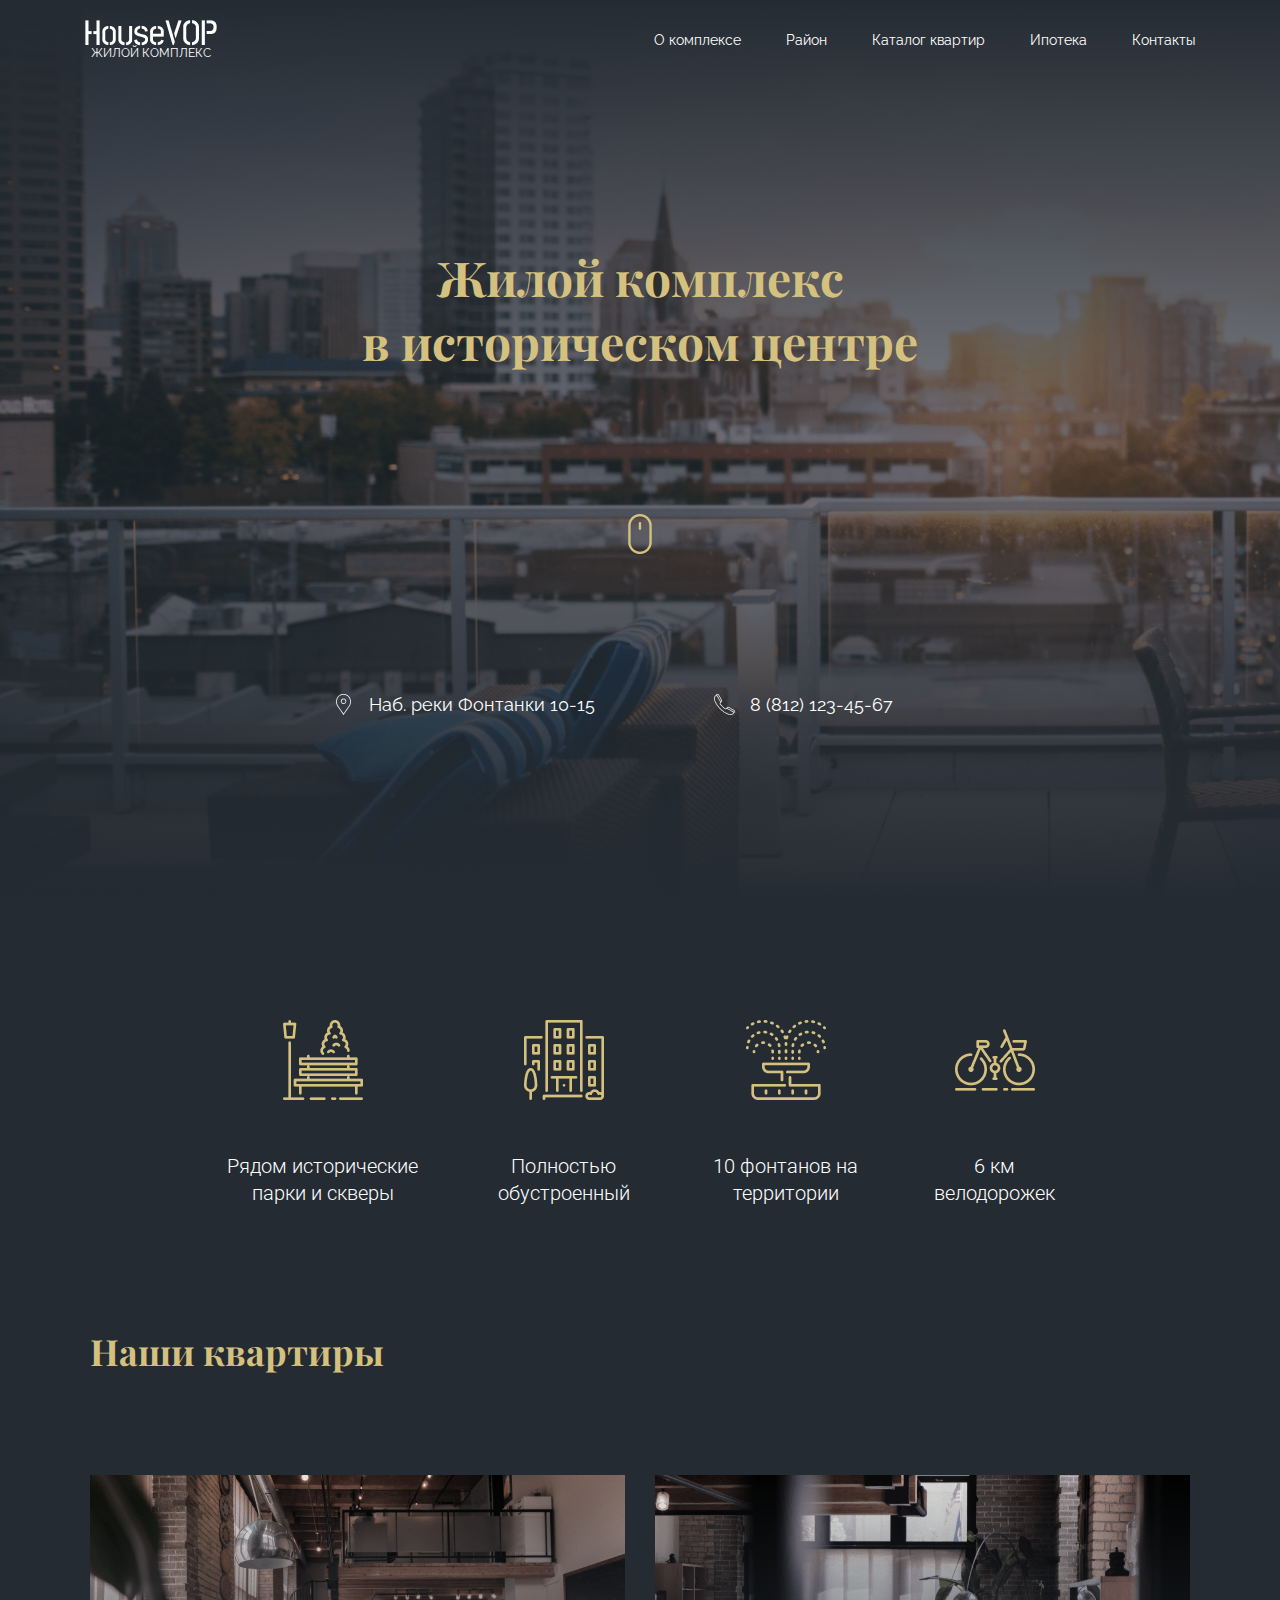
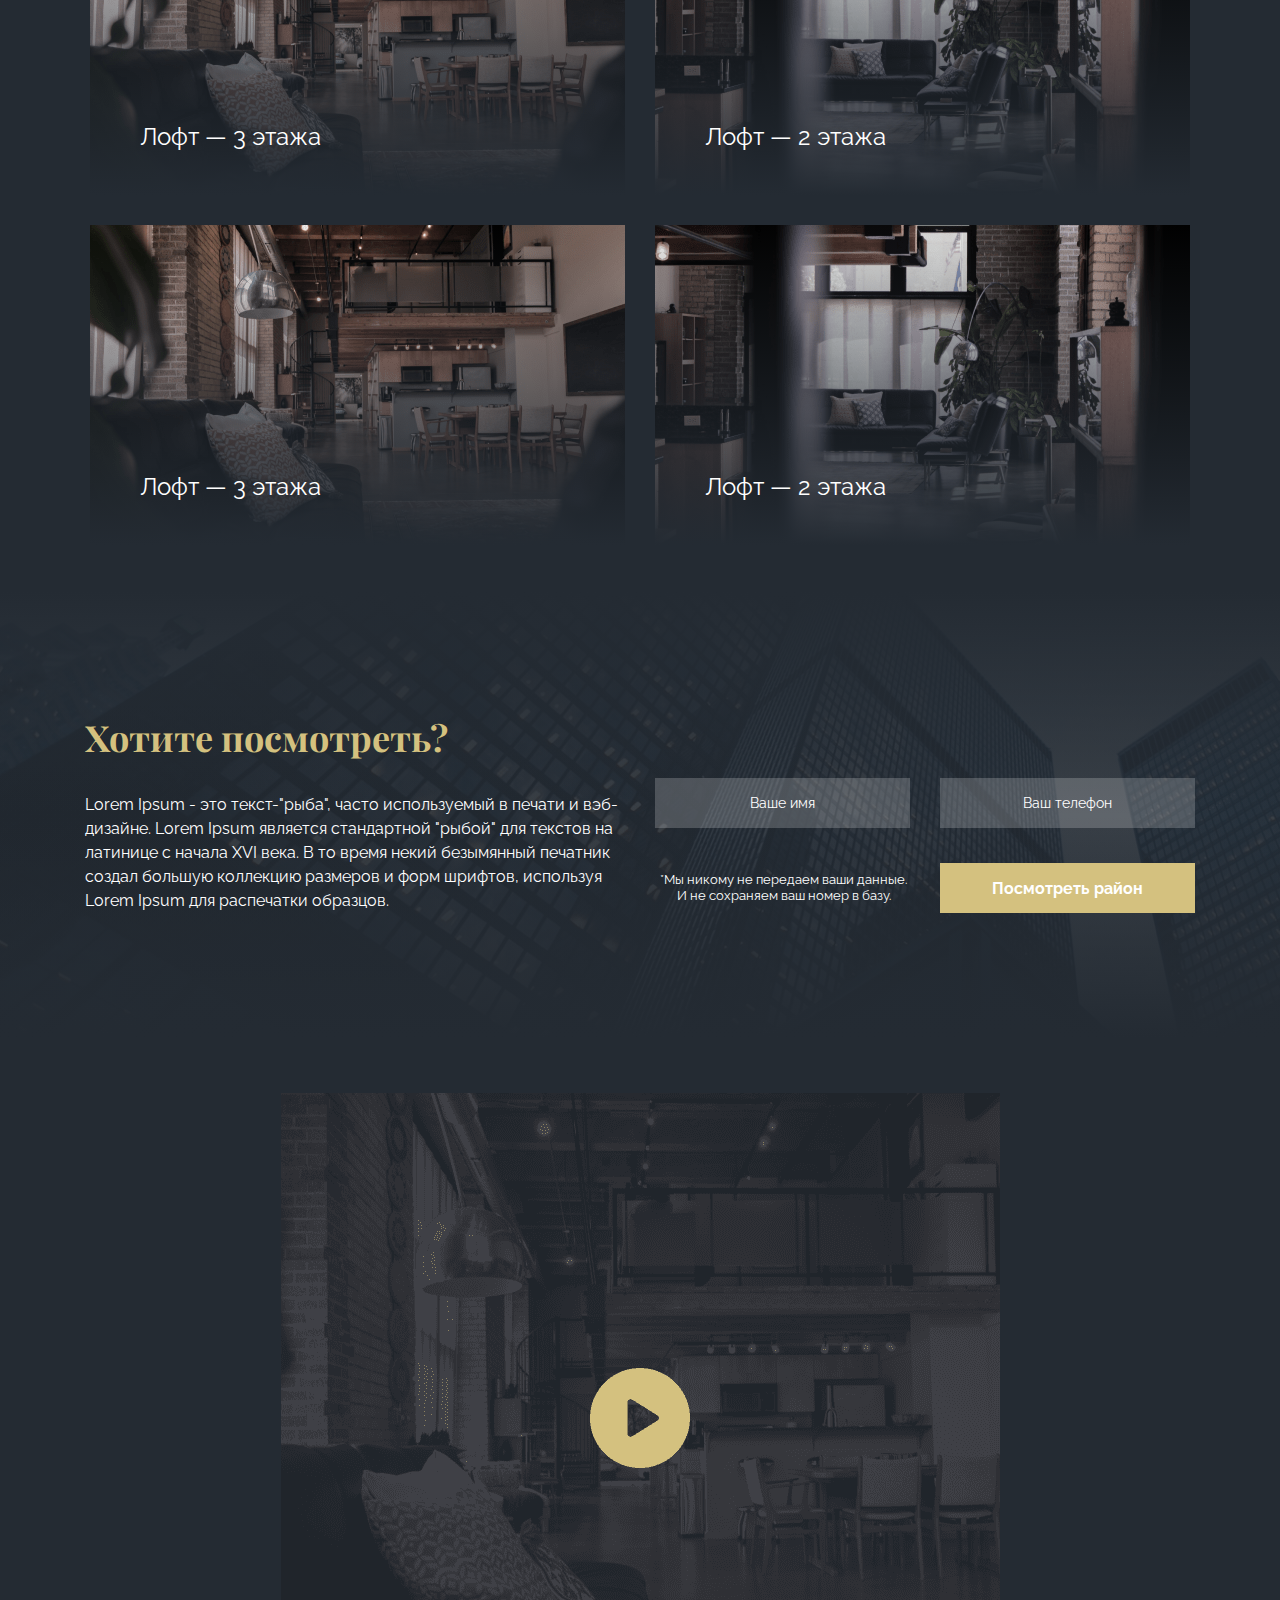
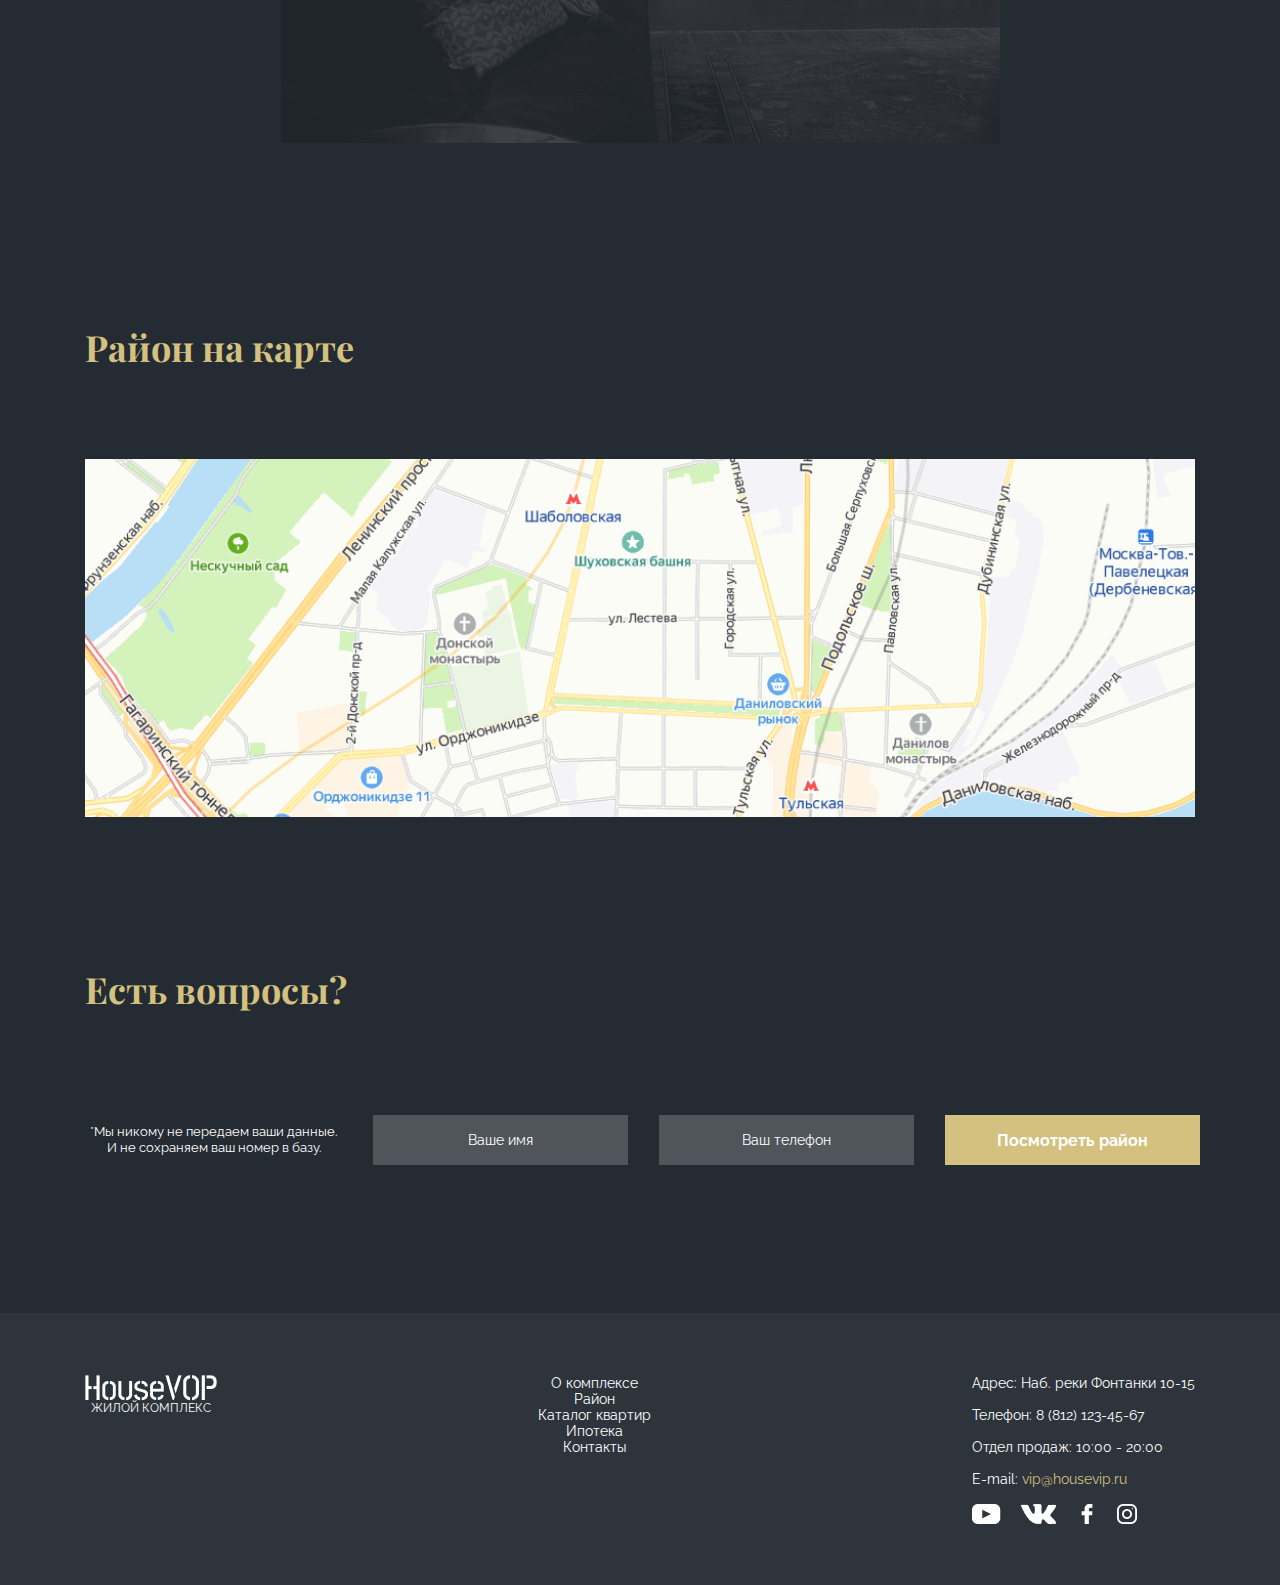
<file: index.html>
<!DOCTYPE html>
<html lang="en">

<head>
  <meta charset="UTF-8">
  <meta http-equiv="X-UA-Compatible" content="ie=edge">
  <link rel="stylesheet" href="./css/style.css">
  <title>ЖК "Золотой"</title>
</head>

<body>

  <header class="header">
    <section class="header__topblock">
      <div class="header__logo">
        <img src="./img/logo.png" alt="">
        <p>ЖИЛОЙ КОМПЛЕКС</p>
      </div>
      <nav class="header__menu menu">
        <a class="menu__item" href="#">О комплексе</a>
        <a class="menu__item" href="#">Район</a>
        <a class="menu__item" href="#">Каталог квартир</a>
        <a class="menu__item" href="#">Ипотека</a>
        <a class="menu__item" href="#">Контакты</a>
      </nav>
    </section>
    <section class="header__mainblock">
      <section class="content">
        <h1 class="content__h1">Жилой комплекс<br>в историческом центре</h1>
        <img src="./img/mouse.png" alt="" class="content__image--mouse">
        <div class="content__block content__block--flex">
          <div class="content__block--flex">
            <a href="#" class="content__text content__location">Наб. реки Фонтанки 10-15</a>
          </div>
          <div class="content__block--flex">
            <a href="tel:88121234567" class="content__text content__tel">8 (812) 123-45-67</a>
          </div>
        </div>
      </section>
    </section>
  </header>

  <section class="main">

    <section class="dignity">
      <div class="dignity__card">
        <img src="./img/bench.png" alt="" class="dignity__image">
        <p class="dignity__text">Рядом исторические парки и скверы</p>
      </div>
      <div class="dignity__card">
        <img src="./img/building.png" alt="" class="dignity__image">
        <p class="dignity__text">Полностью обустроенный</p>
      </div>
      <div class="dignity__card">
        <img src="./img/fountain.png" alt="" class="dignity__image">
        <p class="dignity__text">10 фонтанов на территории</p>
      </div>
      <div class="dignity__card">
        <img src="./img/bicycle.png" alt="" class="dignity__image">
        <p class="dignity__text">6 км велодорожек</p>
      </div>
    </section>

    <section class="apartments">
      <h2 class="apartments__title">Наши квартиры</h2>
      <section class="apartments__gallery">
        <div class="apartments__card">
          <p class="apartments__text">Лофт — 3 этажа</p>
        </div>
        <div class="apartments__card">
          <p class="apartments__text">Лофт — 2 этажа</p>
        </div>
        <div class="apartments__card">
          <p class="apartments__text">Лофт — 3 этажа</p>
        </div>
        <div class="apartments__card">
          <p class="apartments__text">Лофт — 2 этажа</p>
        </div>
      </section>
    </section>

    <section class="feedback">
      <div class="feedback__wrap">
        <div class="feedback__content">
          <p class="feedback__title">Хотите посмотреть?</p>
          <p class="feedback__text">Lorem Ipsum - это текст-"рыба", часто используемый в печати и вэб-дизайне. Lorem Ipsum является стандартной "рыбой" для текстов на латинице с начала XVI века. В то время некий безымянный печатник создал большую коллекцию размеров и форм шрифтов, используя Lorem Ipsum для распечатки образцов.</p>
        </div>
        <div class="feedback__form">
          <form class="form" action="index.html" method="post">
            <input type="text" class="form__input" placeholder="Ваше имя">
            <input type="tel" class="form__input" placeholder="Ваш телефон">
            <p class="form__text">*Мы никому не передаем ваши данные.<br>И не сохраняем ваш номер в базу.</p>
            <button type="button" class="form__button" name="button">Посмотреть район</button>
          </form>
        </div>
      </div>
    </section>

    <section class="video">
      <div class="video__block"></div>
    </section>

    <section class="map">
      <div class="map__block">
        <h2 class="map__title">Район на карте</h2>
        <div class="map__image"></div>
      </div>
    </section>

    <section class="feedback feedback--bottom">
      <section class="feedback__wrap feedback__wrap--bottom">
        <h2 class="feedback__title">Есть вопросы?</h2>
        <div class="feedback__form feedback__form--bottom">
          <form class="form form--bottom" action="index.html" method="post">
            <input type="text" class="form__input form__input--bottom" placeholder="Ваше имя">
            <input type="tel" class="form__input form__input--bottom" placeholder="Ваш телефон">
            <p class="form__text form__text--bottom">*Мы никому не передаем ваши данные.<br>И не сохраняем ваш номер в базу.</p>
            <button type="button" class="form__button form__button--bottom" name="button">Посмотреть район</button>
          </form>
        </div>
      </section>
    </section>

  </section>

  <footer class="footer">
    <section class="footer__wrap">

      <div class="header__logo">
        <img src="./img/logo.png" alt="">
        <p>ЖИЛОЙ КОМПЛЕКС</p>
      </div>

      <div class="menu menu--column">
        <a class="menu__item" href="#">О комплексе</a>
        <a class="menu__item" href="#">Район</a>
        <a class="menu__item" href="#">Каталог квартир</a>
        <a class="menu__item" href="#">Ипотека</a>
        <a class="menu__item" href="#">Контакты</a>
      </div>

      <div class="contacts">
        <p class="contacts__text">Адрес: Наб. реки Фонтанки 10-15</p>
        <p class="contacts__text">Телефон: 8 (812) 123-45-67</p>
        <p class="contacts__text">Отдел продаж: 10:00 - 20:00</p>
        <p class="contacts__text">E-mail: <a href="mailto:vip@housevip.ru" class="contacts__text--email">vip@housevip.ru</a></p>
        <div class="contacts__socialblock">
          <a href="#" class="contacts__socialitem contacts__socialitem--youtube"></a>
          <a href="#" class="contacts__socialitem contacts__socialitem--vk"></a>
          <a href="#" class="contacts__socialitem contacts__socialitem--fb"></a>
          <a href="#" class="contacts__socialitem contacts__socialitem--instagram"></a>
        </div>
      </div>

    </section>
  </footer>

</body>

</html>
</file>
<file: css/style.css>
@import url("https://fonts.googleapis.com/css2?family=Raleway:wght@100;200;300;400;500;600;700;800;900&display=swap");
@import url("https://fonts.googleapis.com/css2?family=Playfair+Display:wght@400;600;800&display=swap");
@import url("https://fonts.googleapis.com/css2?family=Roboto:wght@300;400;500;700&display=swap");

* {
  margin: 0;
  padding: 0; }

body {
  background-color: #242B33;
  color: #FFFFFF; }

a {
  text-decoration: none;
  color: #FFFFFF; }

button {
  border: none; }

input {
  border: none; }

.header {
  width: 100%;
  height: 100vh;
  background: linear-gradient(180deg, #242b33 0%, rgba(36, 43, 51, 0.6) 50%, #242b33 100%), url("./../img/header_bg.png");
  background-size: cover;
  display: flex;
  flex-direction: column;
  justify-content: flex-start;
  align-items: center; }
  .header__topblock {
    width: 1110px;
    margin-top: 20px;
    flex: 0;
    display: flex;
    justify-content: space-between;
    align-items: center; }
  .header__mainblock {
    width: 100%;
    flex: 1;
    display: flex;
    justify-content: center;
    align-items: center; }
  .header__logo {
    display: flex;
    flex-direction: column;
    justify-content: center;
    align-items: center;
    font-family: Raleway;
    font-size: 12px;
    font-weight: 400;
    line-height: 14px;
    letter-spacing: 0,12em; }

.menu {
  width: 541px;
  display: flex;
  justify-content: space-between;
  align-items: center; }
  .menu--column {
    flex-direction: column;
    align-items: center; }
  .menu__item {
    text-decoration: none;
    font-family: Raleway;
    font-size: 14px;
    font-weight: 400;
    line-height: 16px;
    letter-spacing: 0,05em; }

.content {
  width: 582px;
  height: 470px;
  margin: auto;
  display: flex;
  flex-direction: column;
  justify-content: space-between;
  align-items: center; }
  .content__h1 {
    font-family: "Playfair Display";
    font-size: 48px;
    font-weight: 700;
    line-height: 64px;
    letter-spacing: 0em;
    text-align: center;
    color: #D4C17F; }
  .content__block--flex {
    width: 100%;
    display: flex;
    justify-content: space-between;
    align-items: center; }
  .content__text {
    font-family: Raleway;
    font-size: 18px;
    font-weight: 400;
    line-height: 21px;
    letter-spacing: 0em;
    text-align: center; }
  .content__location {
    position: relative;
    margin-left: 20px; }
    .content__location::before {
      content: "";
      position: absolute;
      left: -36px;
      width: 21px;
      height: 21px;
      background-image: url("./../img/placeholder.png");
      background-size: contain;
      background-position: center;
      background-repeat: no-repeat; }
  .content__tel {
    position: relative;
    margin-left: 110px; }
    .content__tel::before {
      content: "";
      position: absolute;
      left: -36px;
      width: 21px;
      height: 21px;
      background-image: url("./../img/phone-call.png");
      background-size: contain;
      background-position: center;
      background-repeat: no-repeat; }

.dignity {
  width: 900px;
  margin: 120px auto;
  display: flex;
  justify-content: center;
  align-items: flex-start; }
  .dignity__card {
    max-width: 195px;
    margin: 0 35px;
    display: flex;
    flex-direction: column;
    justify-content: flex-start;
    align-items: center; }
  .dignity__text {
    margin-top: 53px;
    text-align: center;
    font-family: Roboto;
    font-size: 20px;
    font-weight: 300;
    line-height: 27px;
    letter-spacing: 0em; }

.apartments {
  width: 1100px;
  height: 806px;
  margin: 0 auto; }
  .apartments__title {
    color: #D4C17F;
    font-family: Playfair Display;
    font-size: 36px;
    font-weight: 700;
    line-height: 48px;
    letter-spacing: 0em;
    text-align: left;
    margin-bottom: 100px; }
  .apartments__gallery {
    display: flex;
    justify-content: space-between;
    align-items: center;
    flex-wrap: wrap; }
  .apartments__card {
    position: relative;
    width: 535px;
    height: 320px; }
    .apartments__card:nth-child(odd) {
      background: linear-gradient(180deg, rgba(36, 43, 51, 0) 0%, #242B33 100%), url("./../img/apartments1.png"), #D4C17F; }
    .apartments__card:nth-child(even) {
      background: linear-gradient(180deg, rgba(36, 43, 51, 0) 0%, #242B33 100%), url("./../img/apartments2.png"), #D4C17F; }
    .apartments__card:nth-child(1), .apartments__card:nth-child(2) {
      margin-bottom: 30px; }
  .apartments__text {
    position: absolute;
    width: 353px;
    height: 22px;
    left: 50px;
    bottom: 50px;
    font-family: Raleway;
    font-size: 24px;
    line-height: 28px;
    color: #FFFFFF; }

.feedback {
  width: 100%;
  height: 560px;
  background: linear-gradient(180deg, #242B33 10.42%, rgba(36, 43, 51, 0) 50.52%, #242B33 90.1%), linear-gradient(0deg, rgba(36, 43, 51, 0.9), rgba(36, 43, 51, 0.9)), url("./../img/buildings_bg.png"), #C4C4C4;
  display: flex;
  justify-content: center;
  align-items: center; }
  .feedback--bottom {
    height: 136px;
    background: none;
    margin-bottom: 180px; }
  .feedback__wrap {
    width: 1110px;
    height: 200px;
    display: flex;
    justify-content: space-between;
    align-items: flex-end; }
    .feedback__wrap--bottom {
      flex-direction: column;
      align-items: flex-start; }
  .feedback__content {
    width: 540px;
    height: 100%;
    display: flex;
    flex-direction: column;
    justify-content: space-between; }
  .feedback__title {
    font-family: "Playfair Display";
    font-size: 36px;
    font-weight: 700;
    line-height: 48px;
    letter-spacing: 0em;
    text-align: left;
    color: #D4C17F; }
  .feedback__text {
    font-family: Raleway;
    font-size: 16px;
    font-weight: 400;
    line-height: 24px;
    letter-spacing: 0em;
    text-align: left; }
  .feedback__form {
    width: 540px; }
    .feedback__form--bottom {
      width: 1115px; }

INPUT[type="text"],
INPUT[type="tel"] {
  color: #FFFFFF;
  font-family: Raleway;
  font-size: 14px;
  font-weight: 400;
  line-height: 27px;
  letter-spacing: 0em;
  text-align: center; }

.form {
  display: flex;
  justify-content: space-between;
  align-items: center;
  flex-wrap: wrap; }
  .form--bottom {
    flex-wrap: nowrap; }
  .form__input {
    height: 50px;
    width: 255px;
    background: rgba(255, 255, 255, 0.2);
    margin-bottom: 35px; }
    .form__input--bottom {
      margin: 0; }
    .form__input::-moz-placeholder {
      color: #FFFFFF;
      font-family: Raleway;
      font-size: 14px;
      font-weight: 400;
      line-height: 27px;
      letter-spacing: 0em;
      text-align: center; }
    .form__input:-ms-input-placeholder {
      color: #FFFFFF;
      font-family: Raleway;
      font-size: 14px;
      font-weight: 400;
      line-height: 27px;
      letter-spacing: 0em;
      text-align: center; }
    .form__input::placeholder {
      color: #FFFFFF;
      font-family: Raleway;
      font-size: 14px;
      font-weight: 400;
      line-height: 27px;
      letter-spacing: 0em;
      text-align: center; }
  .form__text {
    font-family: Raleway;
    font-size: 13px;
    font-weight: 400;
    line-height: 16px;
    letter-spacing: 0em;
    text-align: center;
    padding: 0 5px; }
    .form__text--bottom {
      margin: 0;
      order: -1; }
  .form__button {
    font-family: Raleway;
    font-size: 16px;
    font-weight: 700;
    line-height: 27px;
    letter-spacing: 0em;
    text-align: center;
    height: 50px;
    width: 255px;
    color: #FFFFFF;
    background: #D4C17F; }
    .form__button--bottom {
      margin: 0; }

.video {
  width: 100%;
  display: flex;
  justify-content: center;
  align-items: center;
  margin-bottom: 180px; }
  .video__block {
    width: 719px;
    height: 650px;
    background-image: url("./../img/video.png"); }

.map {
  width: 100%;
  display: flex;
  justify-content: center;
  align-items: center;
  margin-bottom: 180px; }
  .map__block {
    width: 1110px;
    height: 494px;
    display: flex;
    flex-direction: column;
    justify-content: space-between;
    align-items: flex-start; }
  .map__title {
    font-family: "Playfair Display";
    font-size: 36px;
    font-weight: 700;
    line-height: 48px;
    letter-spacing: 0em;
    text-align: left;
    color: #D4C17F; }
  .map__image {
    width: 1110px;
    height: 358px;
    background-image: url("./../img/map.png");
    background-repeat: no-repeat;
    background-size: cover; }

.footer {
  width: 100%;
  height: 272px;
  background-color: #2D343C;
  display: flex;
  justify-content: center;
  align-items: center; }
  .footer__wrap {
    width: 1110px;
    display: flex;
    justify-content: space-between;
    align-items: flex-start; }

.contacts {
  height: 149px;
  display: flex;
  flex-direction: column;
  justify-content: space-between;
  align-items: flex-start; }
  .contacts__text {
    font-family: Raleway;
    font-size: 14px;
    font-style: normal;
    font-weight: 400;
    line-height: 16px;
    letter-spacing: 0,05em;
    text-align: left; }
    .contacts__text--email {
      color: #D4C17F; }
  .contacts__socialblock {
    width: 165px;
    display: flex;
    justify-content: space-between;
    align-items: center; }
  .contacts__socialitem {
    height: 20px; }
    .contacts__socialitem--youtube {
      width: 29px;
      background: url("./../img/youtube.png"); }
    .contacts__socialitem--vk {
      width: 35px;
      background: url("./../img/vk.png"); }
    .contacts__socialitem--fb {
      width: 20px;
      background: url("./../img/fb.png"); }
    .contacts__socialitem--instagram {
      width: 20px;
      background: url("./../img/instagram.png"); }
</file>
